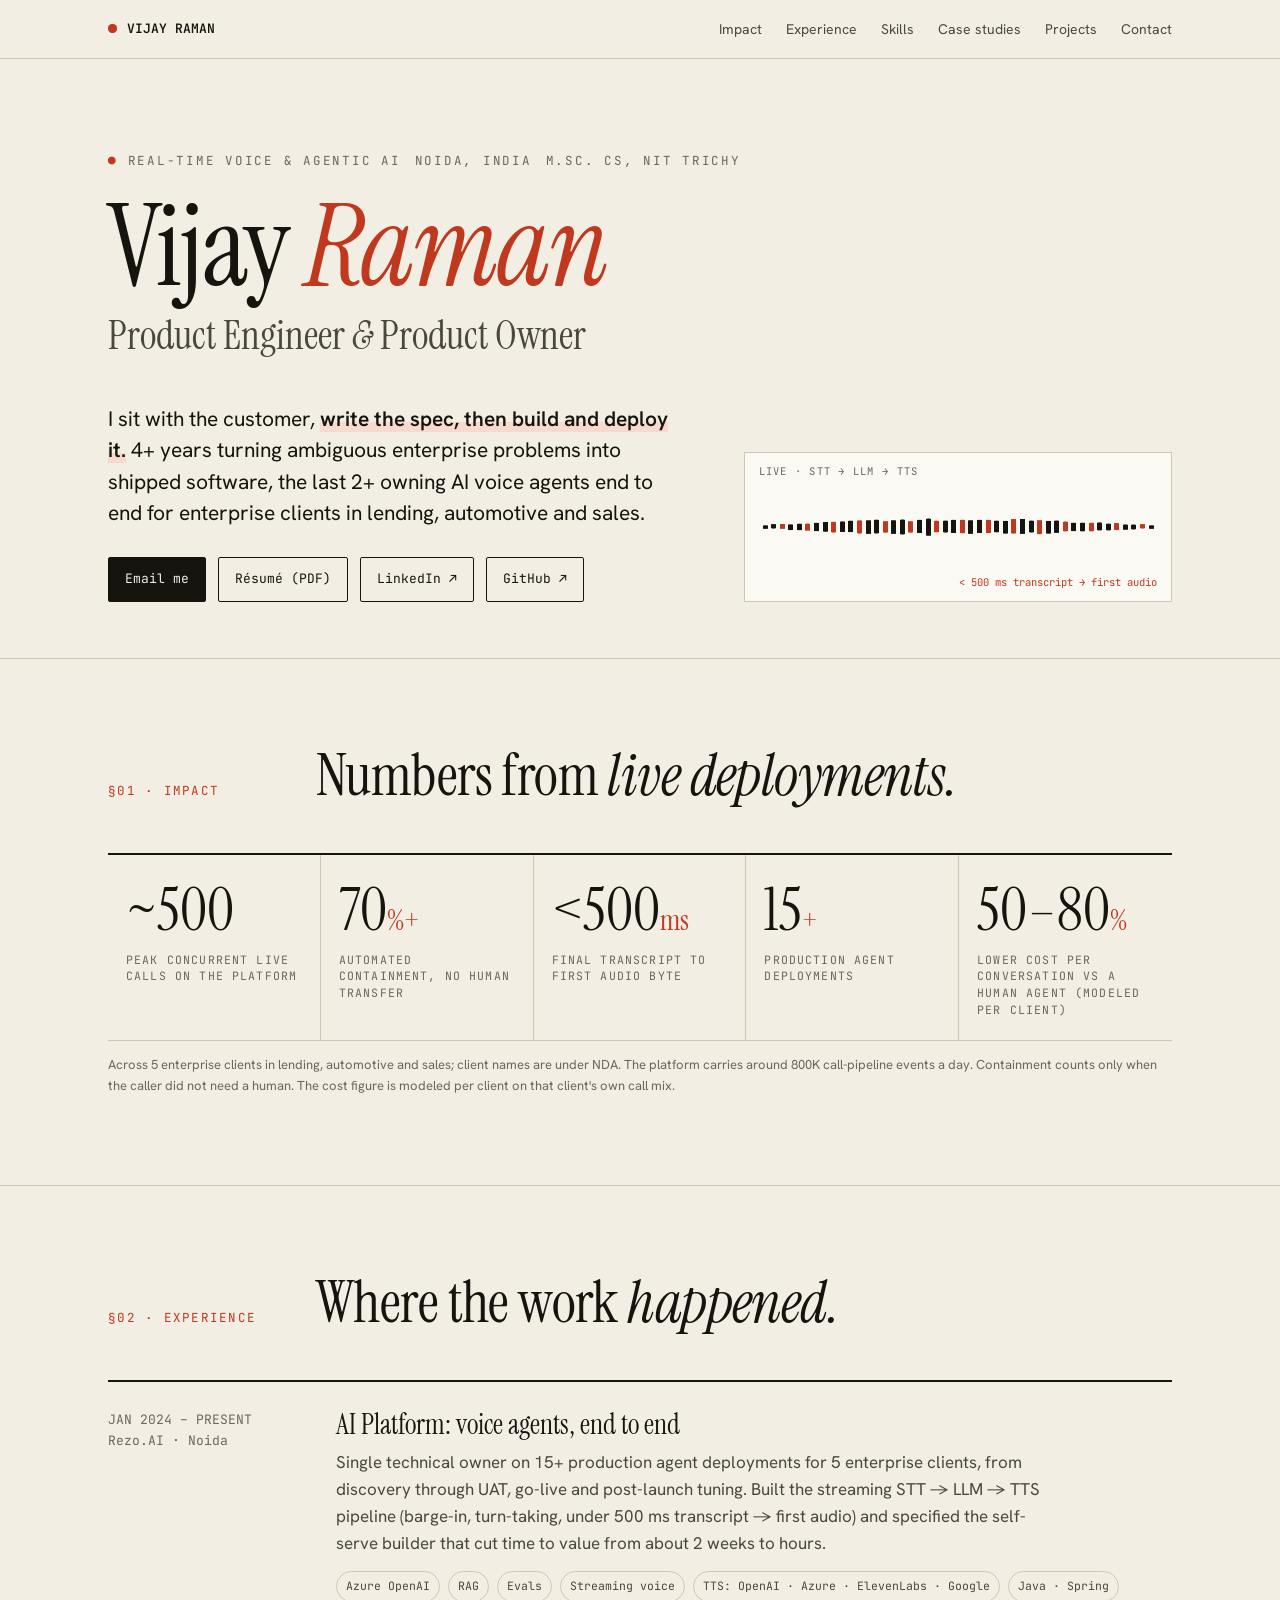
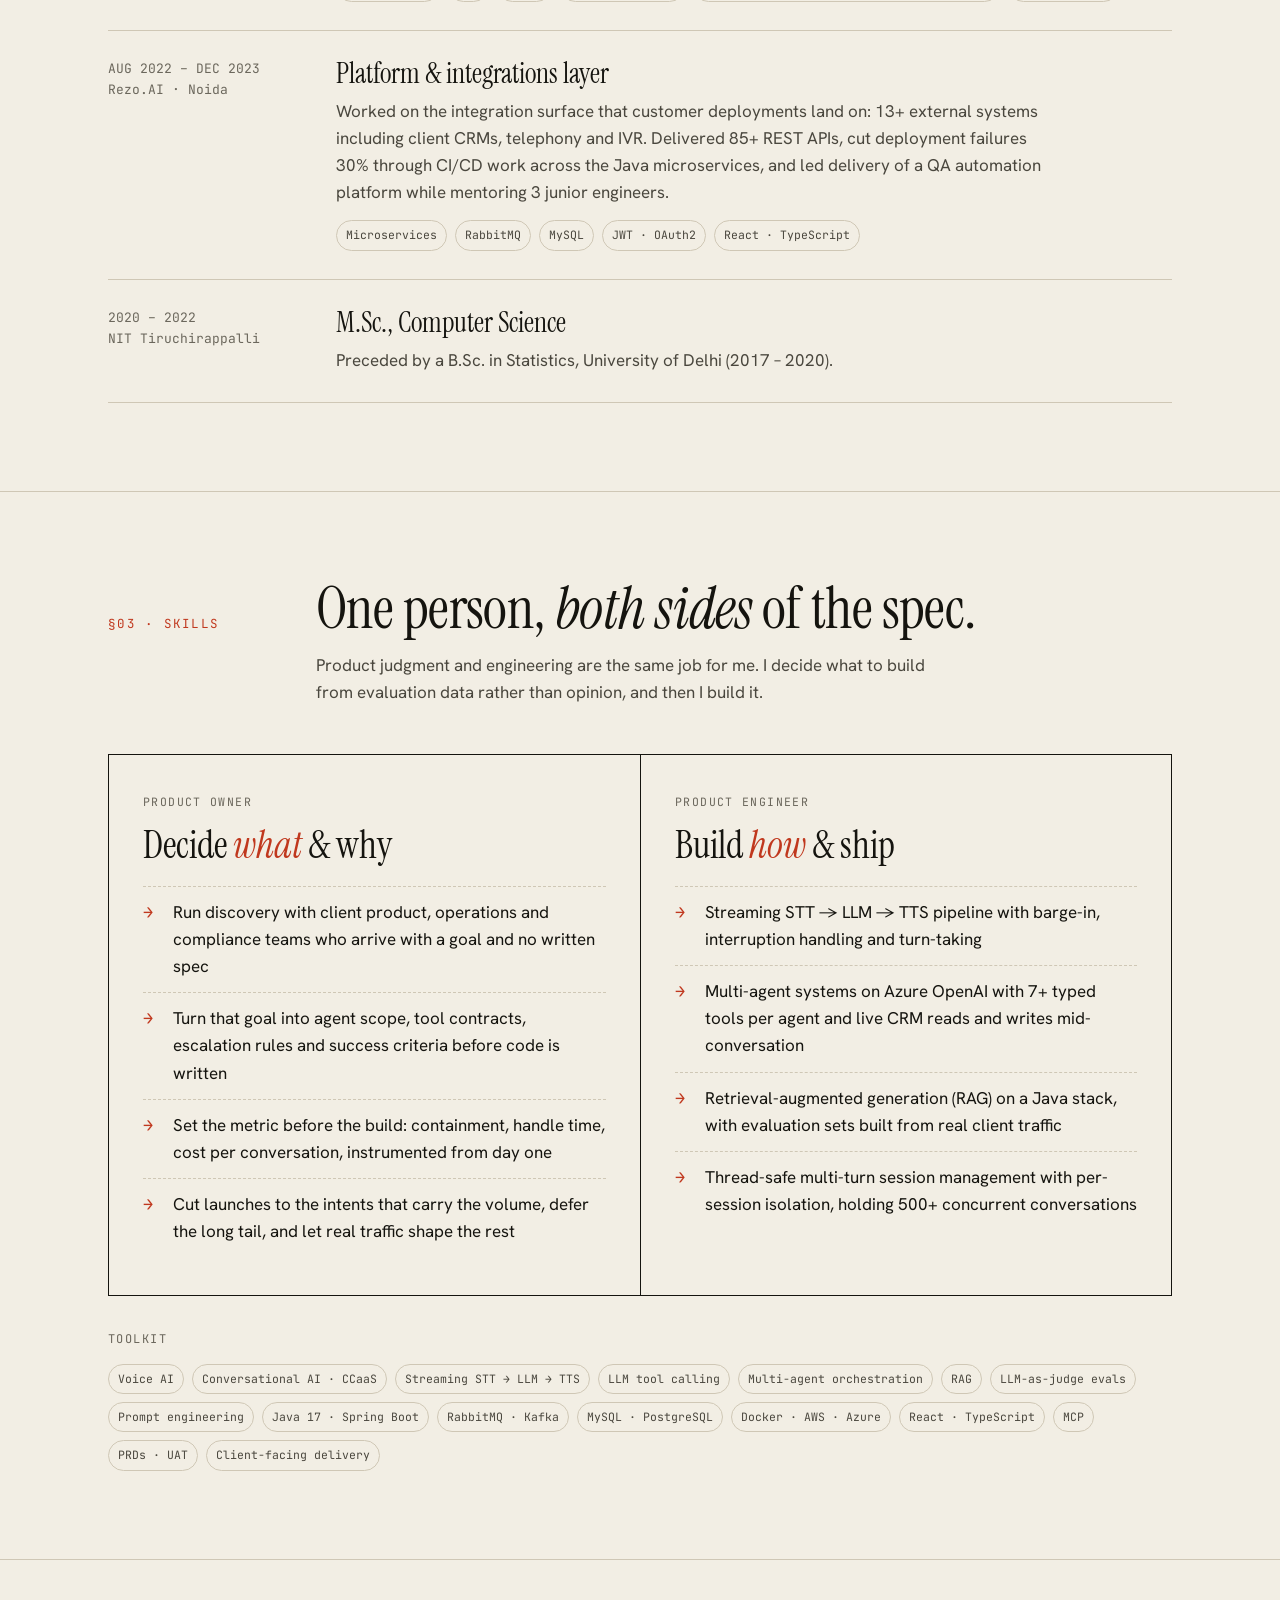
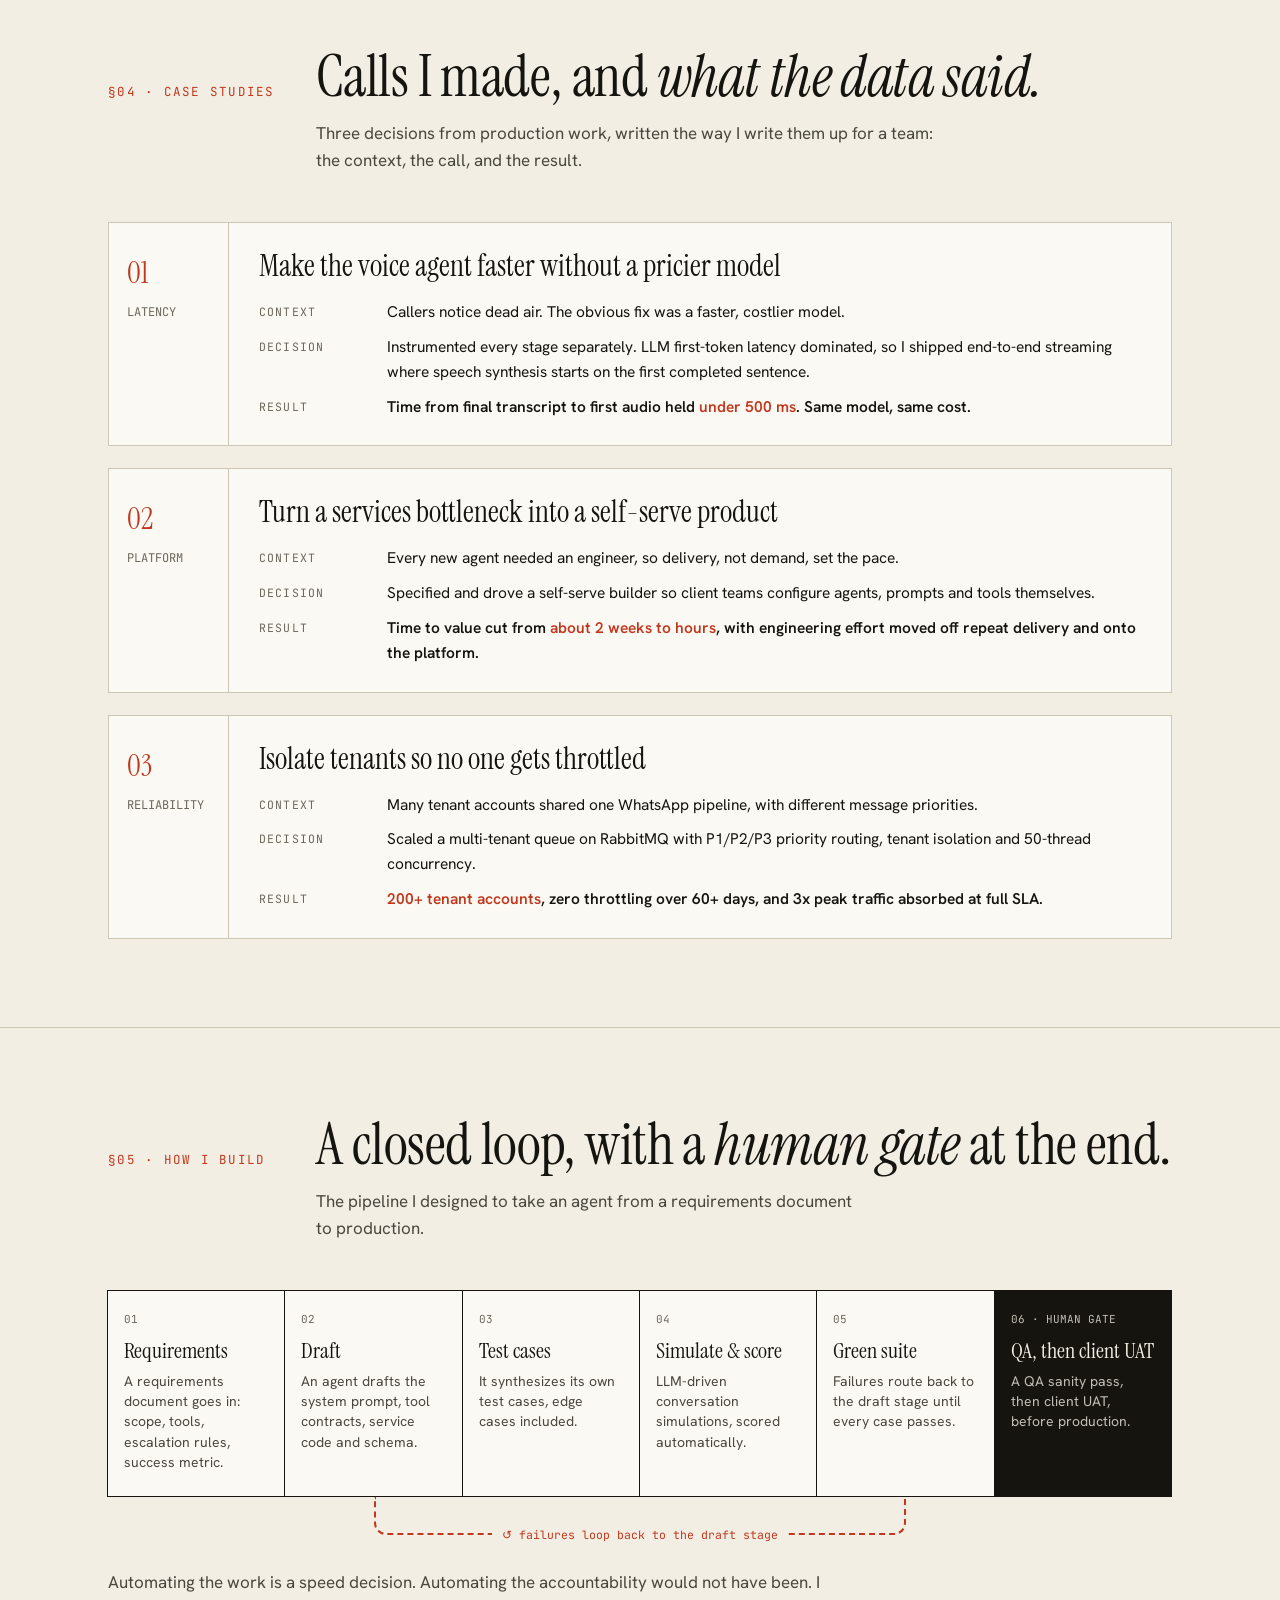
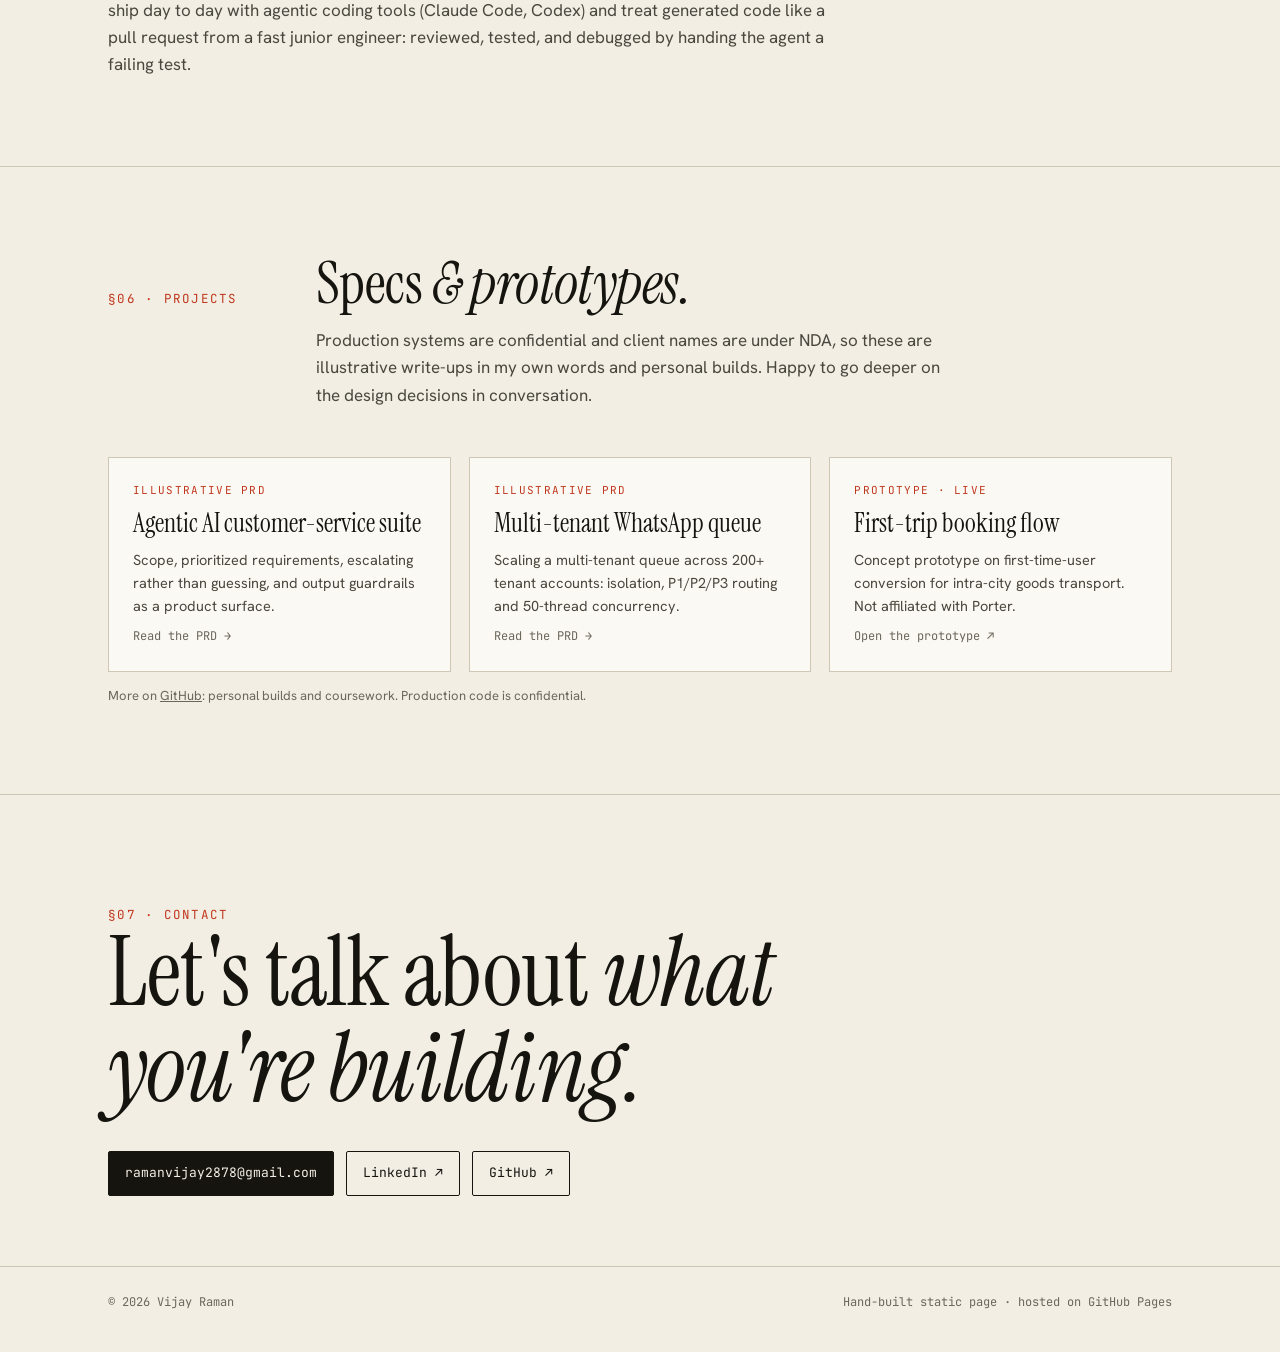
<file: index.html>
<!doctype html>
<html lang="en">
<head>
<meta charset="utf-8">
<meta name="viewport" content="width=device-width, initial-scale=1">
<title>Vijay Raman · Product Engineer & Product Owner · Voice & Agentic AI</title>
<meta name="description" content="Vijay Raman builds real-time voice and agentic AI products end to end: customer discovery, specification, build, deployment and iteration on live traffic.">
<meta name="color-scheme" content="light dark">
<link rel="canonical" href="https://vijayraman1998.github.io/">
<meta property="og:title" content="Vijay Raman · Product Engineer & Product Owner">
<meta property="og:description" content="I sit with the customer, write the spec, then build and deploy it. Real-time voice and agentic AI.">
<meta property="og:type" content="website">
<meta property="og:url" content="https://vijayraman1998.github.io/">
<meta property="og:image" content="https://vijayraman1998.github.io/og.png">
<meta property="og:image:width" content="1200">
<meta property="og:image:height" content="630">
<meta property="og:image:alt" content="Vijay Raman, Product Engineer and Product Owner, real-time voice and agentic AI">
<meta name="twitter:card" content="summary_large_image">
<meta name="twitter:image" content="https://vijayraman1998.github.io/og.png">
<script type="application/ld+json">
{
  "@context": "https://schema.org",
  "@type": "ProfilePage",
  "url": "https://vijayraman1998.github.io/",
  "mainEntity": {
    "@type": "Person",
    "name": "Vijay Raman",
    "jobTitle": "Product Engineer & Product Owner",
    "description": "Builds real-time voice and agentic AI products end to end: customer discovery, specification, build, deployment and iteration on live traffic.",
    "url": "https://vijayraman1998.github.io/",
    "image": "https://vijayraman1998.github.io/og.png",
    "email": "mailto:ramanvijay2878@gmail.com",
    "address": {"@type": "PostalAddress", "addressLocality": "Noida", "addressCountry": "IN"},
    "alumniOf": [
      {"@type": "CollegeOrUniversity", "name": "National Institute of Technology Tiruchirappalli"},
      {"@type": "CollegeOrUniversity", "name": "University of Delhi"}
    ],
    "knowsAbout": ["Voice AI", "Conversational AI", "Agentic AI", "Multi-agent orchestration", "LLM tool calling", "Retrieval-augmented generation", "LLM evaluation", "Streaming speech-to-text and text-to-speech", "Product management", "Java", "Spring Boot", "Model Context Protocol"],
    "sameAs": ["https://www.linkedin.com/in/vijay-raman-a6b947178/", "https://github.com/Vijayraman1998"]
  }
}
</script>
<link rel="icon" href="data:image/svg+xml,%3Csvg%20xmlns='http://www.w3.org/2000/svg'%20viewBox='0%200%2016%2016'%3E%3Ccircle%20cx='8'%20cy='8'%20r='6'%20fill='%23E2462B'/%3E%3C/svg%3E">
<script>document.documentElement.classList.add('js')</script>
<link rel="preconnect" href="https://fonts.googleapis.com">
<link rel="preconnect" href="https://fonts.gstatic.com" crossorigin>
<link rel="preload" as="style" href="https://fonts.googleapis.com/css2?family=Instrument+Serif:ital@0;1&family=Hanken+Grotesk:wght@400;600&family=JetBrains+Mono:wght@400;600&display=swap">
<link href="https://fonts.googleapis.com/css2?family=Instrument+Serif:ital@0;1&family=Hanken+Grotesk:wght@400;600&family=JetBrains+Mono:wght@400;600&display=swap" rel="stylesheet" media="print" onload="this.media='all'">
<noscript><link href="https://fonts.googleapis.com/css2?family=Instrument+Serif:ital@0;1&family=Hanken+Grotesk:wght@400;600&family=JetBrains+Mono:wght@400;600&display=swap" rel="stylesheet"></noscript>
<style>
  :root{
    --paper:#F2EEE4; --paper-2:#E9E3D6; --ink:#15140F; --ink-2:#4A473E; --ink-3:#6B675C;
    --rule:#CFC7B5; --signal:#C0381E; --signal-soft:#F6D9CF; --card:#FBF9F4;
    --serif:"Instrument Serif", Georgia, serif;
    --sans:"Hanken Grotesk", system-ui, sans-serif;
    --mono:"JetBrains Mono", ui-monospace, monospace;
  }
  @media (prefers-color-scheme: dark){
    :root{
      --paper:#12110E; --paper-2:#1B1A16; --ink:#EEE9DD; --ink-2:#BDB7A8; --ink-3:#8A8577;
      --rule:#34312A; --signal:#FF6A4D; --signal-soft:#3A1E17; --card:#191814;
    }
  }
  *{box-sizing:border-box;margin:0;padding:0}
  html{scroll-behavior:smooth;scroll-padding-top:72px}
  body{background:var(--paper);color:var(--ink);font-family:var(--sans);font-size:17px;line-height:1.6;-webkit-font-smoothing:antialiased;overflow-x:hidden}
  body::before{content:"";position:fixed;inset:0;pointer-events:none;z-index:0;opacity:.35;
    background-image:radial-gradient(var(--rule) .6px, transparent .6px);background-size:22px 22px}
  a{color:inherit}
  a:focus-visible{outline:2px solid var(--signal);outline-offset:3px}
  h1,h2,h3{text-wrap:balance}
  p{text-wrap:pretty}
  .wrap{position:relative;z-index:1;max-width:1120px;margin:0 auto;padding:0 28px}
  .sr{position:absolute;width:1px;height:1px;overflow:hidden;clip:rect(0 0 0 0);white-space:nowrap}
  .skip{position:absolute;left:-9999px;top:8px;z-index:10;background:var(--ink);color:var(--paper);padding:8px 12px;font-family:var(--mono);font-size:13px}
  .skip:focus{left:16px}

  /* nav */
  nav{position:sticky;top:0;z-index:5;background:var(--paper);background:color-mix(in srgb,var(--paper) 88%,transparent);-webkit-backdrop-filter:blur(8px);backdrop-filter:blur(8px);border-bottom:1px solid var(--rule)}
  nav .wrap{display:flex;align-items:center;justify-content:space-between;height:58px}
  .mark{font-family:var(--mono);font-size:13px;font-weight:600;text-decoration:none;display:flex;align-items:center;gap:10px;white-space:nowrap}
  .dot{width:9px;height:9px;border-radius:50%;background:var(--signal);position:relative}
  .dot::after{content:"";position:absolute;inset:0;border-radius:50%;background:var(--signal);opacity:.6;animation:pulse 2.4s infinite}
  @keyframes pulse{0%{transform:scale(1);opacity:.6}70%{transform:scale(3);opacity:0}100%{transform:scale(3);opacity:0}}
  nav ul{display:flex;gap:24px;list-style:none;font-size:14px}
  nav ul a{text-decoration:none;color:var(--ink-2)}
  nav ul a:hover{color:var(--signal)}

  /* hero */
  header.hero{padding:92px 0 56px;border-bottom:1px solid var(--rule)}
  .eyebrow{font-family:var(--mono);font-size:12.5px;text-transform:uppercase;letter-spacing:.14em;color:var(--ink-3);display:flex;gap:14px;flex-wrap:wrap}
  .eyebrow b{color:var(--signal);font-weight:600}
  h1{font-family:var(--serif);font-weight:400;font-size:clamp(54px,9vw,118px);line-height:.92;letter-spacing:-.02em;margin:22px 0 0}
  h1 em{font-style:italic;color:var(--signal)}
  .roles{font-family:var(--serif);font-size:clamp(26px,3.4vw,40px);line-height:1.1;margin-top:14px;color:var(--ink-2)}
  .roles span{font-style:italic}
  .hero-grid{display:grid;grid-template-columns:1.15fr .85fr;gap:56px;align-items:end;margin-top:46px}
  .thesis{font-size:21px;line-height:1.5;max-width:580px}
  .thesis strong{background:linear-gradient(transparent 62%,var(--signal-soft) 62%);font-weight:600}
  .cta{display:flex;flex-wrap:wrap;gap:12px;margin-top:28px}
  .btn{font-family:var(--mono);font-size:13px;text-decoration:none;padding:11px 16px;border:1px solid var(--ink);border-radius:2px;display:inline-flex;gap:8px;align-items:center;transition:transform .15s, background .15s, color .15s}
  .btn:hover,.btn:focus-visible{transform:translateY(-2px)}
  .btn.primary{background:var(--ink);color:var(--paper)}
  .btn.primary:hover{background:var(--signal);border-color:var(--signal);color:var(--paper)}
  .btn:not(.primary):hover{border-color:var(--signal);color:var(--signal)}

  /* waveform */
  .wave{height:150px;display:flex;align-items:center;gap:4px;padding:18px;border:1px solid var(--rule);background:var(--card);position:relative}
  .wave::before{content:"LIVE · STT → LLM → TTS";position:absolute;top:10px;left:14px;font-family:var(--mono);font-size:10.5px;letter-spacing:.12em;color:var(--ink-3)}
  .wave::after{content:"< 500 ms transcript → first audio";position:absolute;bottom:10px;right:14px;font-family:var(--mono);font-size:10.5px;color:var(--signal)}
  .wave i{flex:1;background:var(--ink);border-radius:2px;height:var(--h,60%);transform:scaleY(.18);animation:talk 1.6s ease-in-out infinite;transform-origin:center;will-change:transform}
  .wave.paused i{animation-play-state:paused}
  .wave i:nth-child(3n){background:var(--signal)}
  @keyframes talk{0%,100%{transform:scaleY(.18)}50%{transform:scaleY(1)}}

  /* sections */
  section{padding:88px 0;border-bottom:1px solid var(--rule)}
  .sec-head{display:grid;grid-template-columns:180px 1fr;gap:28px;margin-bottom:48px;align-items:baseline}
  .sec-no{font-family:var(--mono);font-size:12.5px;color:var(--signal);letter-spacing:.1em}
  h2{font-family:var(--serif);font-weight:400;font-size:clamp(36px,5vw,58px);line-height:1;letter-spacing:-.01em}
  h2 em{font-style:italic}
  .lede{color:var(--ink-2);max-width:640px;margin-top:14px}

  /* metrics */
  .metrics{display:grid;grid-template-columns:repeat(5,1fr);border-top:2px solid var(--ink);border-bottom:1px solid var(--rule)}
  .metric{padding:26px 18px 22px;border-right:1px solid var(--rule)}
  .metric:last-child{border-right:0}
  .metric .v{font-family:var(--serif);font-size:clamp(40px,4.6vw,60px);line-height:1}
  .metric .v small{font-size:.5em;color:var(--signal)}
  .metric .k{font-family:var(--mono);font-size:11.5px;text-transform:uppercase;letter-spacing:.1em;color:var(--ink-3);margin-top:12px;line-height:1.45}
  .footnote{font-size:13px;color:var(--ink-3);margin-top:14px}

  /* experience */
  .roles-list{display:grid;gap:0;border-top:2px solid var(--ink)}
  .role{display:grid;grid-template-columns:200px 1fr;gap:28px;padding:28px 0;border-bottom:1px solid var(--rule)}
  .role .when{font-family:var(--mono);font-size:13px;color:var(--ink-3)}
  .role h3{font-family:var(--serif);font-weight:400;font-size:28px;line-height:1.1}
  .role p{color:var(--ink-2);margin-top:8px;max-width:720px}
  .chips{display:flex;flex-wrap:wrap;gap:8px;margin-top:14px}
  .chip{font-family:var(--mono);font-size:11.5px;padding:5px 9px;border:1px solid var(--rule);border-radius:999px;color:var(--ink-2)}

  /* two hats */
  .hats{display:grid;grid-template-columns:1fr 1fr;gap:0;border:1px solid var(--ink)}
  .hat{padding:38px 34px;position:relative}
  .hat + .hat{border-left:1px solid var(--ink)}
  .hat h3{font-family:var(--serif);font-weight:400;font-size:38px;line-height:1}
  .hat h3 em{color:var(--signal)}
  .hat .tag{font-family:var(--mono);font-size:11.5px;letter-spacing:.12em;text-transform:uppercase;color:var(--ink-3);margin-bottom:14px}
  .hat ul{list-style:none;margin-top:22px}
  .hat li{padding:12px 0;border-top:1px dashed var(--rule);display:grid;grid-template-columns:22px 1fr;gap:8px}
  .hat li::before{content:"→";color:var(--signal);font-family:var(--mono)}
  .stack{margin-top:34px}
  .stack h3{font-family:var(--mono);font-size:12px;letter-spacing:.12em;text-transform:uppercase;color:var(--ink-3);font-weight:400;margin-bottom:12px}

  /* decision records */
  .records{display:grid;gap:22px}
  .rec{display:grid;grid-template-columns:120px 1fr;border:1px solid var(--rule);background:var(--card);transition:border-color .2s}
  .rec:hover{border-color:var(--ink-3)}
  .rec .id{border-right:1px solid var(--rule);padding:26px 18px;font-family:var(--mono);font-size:12px;color:var(--ink-3)}
  .rec .id b{display:block;font-size:30px;font-family:var(--serif);font-weight:400;color:var(--signal);margin-bottom:6px}
  .rec .body{padding:26px 30px}
  .rec h3{font-family:var(--serif);font-weight:400;font-size:30px;line-height:1.1}
  .rec dl{display:grid;grid-template-columns:110px 1fr;gap:10px 18px;margin-top:18px;font-size:15.5px}
  .rec dt{font-family:var(--mono);font-size:11.5px;letter-spacing:.1em;text-transform:uppercase;color:var(--ink-3);padding-top:3px}
  .rec dd.result{font-weight:600}
  .rec dd.result span{color:var(--signal)}

  /* pipeline */
  .pipe{display:grid;grid-template-columns:repeat(6,1fr);gap:0;position:relative;margin-top:8px}
  .step{border:1px solid var(--ink);margin-left:-1px;padding:20px 16px 24px;background:var(--card);min-height:170px;position:relative}
  .step .n{font-family:var(--mono);font-size:11px;color:var(--ink-3)}
  .step h3{font-family:var(--serif);font-weight:400;font-size:22px;line-height:1.1;margin:10px 0 8px;hyphens:auto}
  .step p{font-size:14px;color:var(--ink-2);line-height:1.45}
  .step.gate{background:var(--ink);color:var(--paper)}
  .step.gate p,.step.gate .n{color:color-mix(in srgb,var(--paper) 78%,transparent)}
  .loop{margin:0 0 0 calc(100%/12*3);width:calc(100%/6*3);height:38px;border:2px dashed var(--signal);border-top:0;border-radius:0 0 12px 12px;position:relative}
  .loop span{position:absolute;bottom:-11px;left:50%;transform:translateX(-50%);background:var(--paper);padding:0 10px;font-family:var(--mono);font-size:11.5px;color:var(--signal);white-space:nowrap}
  .pipe-note{margin-top:34px;max-width:720px;color:var(--ink-2)}

  /* work grid */
  .grid{display:grid;grid-template-columns:repeat(3,1fr);gap:18px}
  .card{border:1px solid var(--rule);background:var(--card);padding:24px;text-decoration:none;display:flex;flex-direction:column;gap:10px;transition:border-color .2s, transform .2s;min-height:210px}
  .card:hover,.card:focus-visible{border-color:var(--signal);transform:translateY(-4px)}
  .card .kind{font-family:var(--mono);font-size:11px;letter-spacing:.12em;text-transform:uppercase;color:var(--signal)}
  .card h3{font-family:var(--serif);font-weight:400;font-size:26px;line-height:1.1}
  .card p{font-size:14.5px;color:var(--ink-2);flex:1}
  .card .go{font-family:var(--mono);font-size:12px;color:var(--ink-3)}
  .card:hover .go{color:var(--signal)}

  /* contact */
  .contact{padding:110px 0 70px}
  .contact h2{font-size:clamp(46px,7.5vw,96px)}
  .contact .links{display:flex;flex-wrap:wrap;gap:12px;margin-top:34px}
  footer{padding:26px 0 40px;font-family:var(--mono);font-size:12px;color:var(--ink-3);display:flex;justify-content:space-between;flex-wrap:wrap;gap:10px}

  /* reveal (only when JS runs) */
  .js .rv{opacity:0;transform:translateY(18px);transition:opacity .7s ease, transform .7s ease}
  .js .rv.in{opacity:1;transform:none}
  .js .hero .rv{animation:rise .9s cubic-bezier(.2,.7,.2,1) forwards}
  .js .hero .rv:nth-child(2){animation-delay:.08s}.js .hero .rv:nth-child(3){animation-delay:.16s}
  @keyframes rise{to{opacity:1;transform:none}}
  @media (prefers-reduced-motion: reduce){
    *{animation:none!important;transition:none!important}
    html{scroll-behavior:auto}
    .js .rv{opacity:1!important;transform:none!important}
    .wave i{transform:none}
  }
  @media print{ .js .rv{opacity:1!important;transform:none!important} nav,.wave,.skip{display:none} body::before{display:none} }

  @media (max-width:1100px){
    .pipe{grid-template-columns:repeat(3,1fr)}
    .step{margin-top:-1px}
    .loop{display:none}
  }
  @media (max-width:900px){
    nav ul{gap:16px;overflow-x:auto;scrollbar-width:none;font-size:13px;margin-left:16px;white-space:nowrap}
    nav ul::-webkit-scrollbar{display:none}
    nav ul li:nth-child(-n+3){display:none}
    .hero-grid,.hats{grid-template-columns:1fr}
    .hat + .hat{border-left:0;border-top:1px solid var(--ink)}
    .metrics{grid-template-columns:repeat(2,1fr);border-bottom:0}
    .metric{border-bottom:1px solid var(--rule)}
    .metric:nth-child(2n){border-right:0}
    .metric:last-child{grid-column:1/-1}
    .sec-head,.role{grid-template-columns:1fr;gap:10px}
    .pipe{grid-template-columns:repeat(2,1fr)}
    .grid{grid-template-columns:1fr}
    .rec{grid-template-columns:1fr}
    .rec .id{border-right:0;border-bottom:1px solid var(--rule);padding:16px 22px}
    .rec dl{grid-template-columns:1fr;gap:4px}
    .rec dd{margin-bottom:10px}
  }
  @media (max-width:520px){
    .wrap{padding:0 16px}
    header.hero{padding-top:56px}
    .metrics{grid-template-columns:1fr}
    .metric{border-right:0}
    .pipe{grid-template-columns:1fr}
    nav ul li:nth-child(-n+4){display:none}
  }
</style>
</head>
<body>
<a class="skip" href="#impact">Skip to content</a>

<nav aria-label="Sections">
  <div class="wrap">
    <a class="mark" href="#top"><span class="dot" aria-hidden="true"></span>VIJAY RAMAN</a>
    <ul>
      <li><a href="#impact">Impact</a></li>
      <li><a href="#experience">Experience</a></li>
      <li><a href="#skills">Skills</a></li>
      <li><a href="#decisions">Case studies</a></li>
      <li><a href="#work">Projects</a></li>
      <li><a href="#contact">Contact</a></li>
    </ul>
  </div>
</nav>

<header class="hero" id="top">
  <div class="wrap">
    <div class="eyebrow rv"><span><b aria-hidden="true">●</b> Real-time voice &amp; agentic AI</span><span>Noida, India</span><span>M.Sc. CS, NIT Trichy</span></div>
    <h1 class="rv">Vijay <em>Raman</em></h1>
    <p class="roles rv">Product Engineer <span>&amp;</span> Product Owner</p>

    <div class="hero-grid">
      <div>
        <p class="thesis">I sit with the customer, <strong>write the spec, then build and deploy it.</strong> 4+ years turning ambiguous enterprise problems into shipped software, the last 2+ owning AI voice agents end to end for enterprise clients in lending, automotive and sales.</p>
        <div class="cta">
          <a class="btn primary" href="mailto:ramanvijay2878@gmail.com">Email me</a>
          <a class="btn" href="resume.pdf" target="_blank" rel="noopener">Résumé (PDF)<span class="sr"> (opens in new tab)</span></a>
          <a class="btn" href="https://www.linkedin.com/in/vijay-raman-a6b947178/" target="_blank" rel="noopener">LinkedIn <span aria-hidden="true">↗</span><span class="sr"> (opens in new tab)</span></a>
          <a class="btn" href="https://github.com/Vijayraman1998" target="_blank" rel="noopener">GitHub <span aria-hidden="true">↗</span><span class="sr"> (opens in new tab)</span></a>
        </div>
      </div>
      <div class="wave" aria-hidden="true" id="wave"></div>
    </div>
  </div>
</header>

<main>
<section id="impact">
  <div class="wrap">
    <div class="sec-head rv"><div class="sec-no">§01 · IMPACT</div><div><h2>Numbers from <em>live deployments.</em></h2></div></div>
    <div class="metrics rv">
      <div class="metric"><div class="v">~500</div><div class="k">Peak concurrent live calls on the platform</div></div>
      <div class="metric"><div class="v">70<small>%+</small></div><div class="k">Automated containment, no human transfer</div></div>
      <div class="metric"><div class="v">&lt;500<small>ms</small></div><div class="k">Final transcript to first audio byte</div></div>
      <div class="metric"><div class="v">15<small>+</small></div><div class="k">Production agent deployments</div></div>
      <div class="metric"><div class="v">50–80<small>%</small></div><div class="k">Lower cost per conversation vs a human agent (modeled per client)</div></div>
    </div>
    <p class="footnote rv">Across 5 enterprise clients in lending, automotive and sales; client names are under NDA. The platform carries around 800K call-pipeline events a day. Containment counts only when the caller did not need a human. The cost figure is modeled per client on that client's own call mix.</p>
  </div>
</section>

<section id="experience">
  <div class="wrap">
    <div class="sec-head rv"><div class="sec-no">§02 · EXPERIENCE</div><div><h2>Where the work <em>happened.</em></h2></div></div>
    <div class="roles-list">
      <div class="role rv">
        <div class="when">JAN 2024 – PRESENT<br>Rezo.AI · Noida</div>
        <div>
          <h3>AI Platform: voice agents, end to end</h3>
          <p>Single technical owner on 15+ production agent deployments for 5 enterprise clients, from discovery through UAT, go-live and post-launch tuning. Built the streaming STT → LLM → TTS pipeline (barge-in, turn-taking, under 500 ms transcript → first audio) and specified the self-serve builder that cut time to value from about 2 weeks to hours.</p>
          <div class="chips"><span class="chip">Azure OpenAI</span><span class="chip">RAG</span><span class="chip">Evals</span><span class="chip">Streaming voice</span><span class="chip">TTS: OpenAI · Azure · ElevenLabs · Google</span><span class="chip">Java · Spring</span></div>
        </div>
      </div>
      <div class="role rv">
        <div class="when">AUG 2022 – DEC 2023<br>Rezo.AI · Noida</div>
        <div>
          <h3>Platform &amp; integrations layer</h3>
          <p>Worked on the integration surface that customer deployments land on: 13+ external systems including client CRMs, telephony and IVR. Delivered 85+ REST APIs, cut deployment failures 30% through CI/CD work across the Java microservices, and led delivery of a QA automation platform while mentoring 3 junior engineers.</p>
          <div class="chips"><span class="chip">Microservices</span><span class="chip">RabbitMQ</span><span class="chip">MySQL</span><span class="chip">JWT · OAuth2</span><span class="chip">React · TypeScript</span></div>
        </div>
      </div>
      <div class="role rv">
        <div class="when">2020 – 2022<br>NIT Tiruchirappalli</div>
        <div>
          <h3>M.Sc., Computer Science</h3>
          <p>Preceded by a B.Sc. in Statistics, University of Delhi (2017 – 2020).</p>
        </div>
      </div>
    </div>
  </div>
</section>

<section id="skills">
  <div class="wrap">
    <div class="sec-head rv"><div class="sec-no">§03 · SKILLS</div><div><h2>One person, <em>both sides</em> of the spec.</h2><p class="lede">Product judgment and engineering are the same job for me. I decide what to build from evaluation data rather than opinion, and then I build it.</p></div></div>
    <div class="hats rv">
      <div class="hat">
        <div class="tag">Product Owner</div>
        <h3>Decide <em>what</em> &amp; why</h3>
        <ul>
          <li>Run discovery with client product, operations and compliance teams who arrive with a goal and no written spec</li>
          <li>Turn that goal into agent scope, tool contracts, escalation rules and success criteria before code is written</li>
          <li>Set the metric before the build: containment, handle time, cost per conversation, instrumented from day one</li>
          <li>Cut launches to the intents that carry the volume, defer the long tail, and let real traffic shape the rest</li>
        </ul>
      </div>
      <div class="hat">
        <div class="tag">Product Engineer</div>
        <h3>Build <em>how</em> &amp; ship</h3>
        <ul>
          <li>Streaming STT → LLM → TTS pipeline with barge-in, interruption handling and turn-taking</li>
          <li>Multi-agent systems on Azure OpenAI with 7+ typed tools per agent and live CRM reads and writes mid-conversation</li>
          <li>Retrieval-augmented generation (RAG) on a Java stack, with evaluation sets built from real client traffic</li>
          <li>Thread-safe multi-turn session management with per-session isolation, holding 500+ concurrent conversations</li>
        </ul>
      </div>
    </div>
    <div class="stack rv">
      <h3>Toolkit</h3>
      <div class="chips">
        <span class="chip">Voice AI</span><span class="chip">Conversational AI · CCaaS</span><span class="chip">Streaming STT → LLM → TTS</span><span class="chip">LLM tool calling</span><span class="chip">Multi-agent orchestration</span><span class="chip">RAG</span><span class="chip">LLM-as-judge evals</span><span class="chip">Prompt engineering</span><span class="chip">Java 17 · Spring Boot</span><span class="chip">RabbitMQ · Kafka</span><span class="chip">MySQL · PostgreSQL</span><span class="chip">Docker · AWS · Azure</span><span class="chip">React · TypeScript</span><span class="chip">MCP</span><span class="chip">PRDs · UAT</span><span class="chip">Client-facing delivery</span>
      </div>
    </div>
  </div>
</section>

<section id="decisions">
  <div class="wrap">
    <div class="sec-head rv"><div class="sec-no">§04 · CASE STUDIES</div><div><h2>Calls I made, and <em>what the data said.</em></h2><p class="lede">Three decisions from production work, written the way I write them up for a team: the context, the call, and the result.</p></div></div>
    <div class="records">
      <article class="rec rv">
        <div class="id"><b>01</b>LATENCY</div>
        <div class="body">
          <h3>Make the voice agent faster without a pricier model</h3>
          <dl>
            <dt>Context</dt><dd>Callers notice dead air. The obvious fix was a faster, costlier model.</dd>
            <dt>Decision</dt><dd>Instrumented every stage separately. LLM first-token latency dominated, so I shipped end-to-end streaming where speech synthesis starts on the first completed sentence.</dd>
            <dt>Result</dt><dd class="result">Time from final transcript to first audio held <span>under 500 ms</span>. Same model, same cost.</dd>
          </dl>
        </div>
      </article>
      <article class="rec rv">
        <div class="id"><b>02</b>PLATFORM</div>
        <div class="body">
          <h3>Turn a services bottleneck into a self-serve product</h3>
          <dl>
            <dt>Context</dt><dd>Every new agent needed an engineer, so delivery, not demand, set the pace.</dd>
            <dt>Decision</dt><dd>Specified and drove a self-serve builder so client teams configure agents, prompts and tools themselves.</dd>
            <dt>Result</dt><dd class="result">Time to value cut from <span>about 2 weeks to hours</span>, with engineering effort moved off repeat delivery and onto the platform.</dd>
          </dl>
        </div>
      </article>
      <article class="rec rv">
        <div class="id"><b>03</b>RELIABILITY</div>
        <div class="body">
          <h3>Isolate tenants so no one gets throttled</h3>
          <dl>
            <dt>Context</dt><dd>Many tenant accounts shared one WhatsApp pipeline, with different message priorities.</dd>
            <dt>Decision</dt><dd>Scaled a multi-tenant queue on RabbitMQ with P1/P2/P3 priority routing, tenant isolation and 50-thread concurrency.</dd>
            <dt>Result</dt><dd class="result"><span>200+ tenant accounts</span>, zero throttling over 60+ days, and 3x peak traffic absorbed at full SLA.</dd>
          </dl>
        </div>
      </article>
    </div>
  </div>
</section>

<section id="build">
  <div class="wrap">
    <div class="sec-head rv"><div class="sec-no">§05 · HOW I BUILD</div><div><h2>A closed loop, with a <em>human gate</em> at the end.</h2><p class="lede">The pipeline I designed to take an agent from a requirements document to production.</p></div></div>
    <div class="pipe rv">
      <div class="step"><div class="n">01</div><h3>Requirements</h3><p>A requirements document goes in: scope, tools, escalation rules, success metric.</p></div>
      <div class="step"><div class="n">02</div><h3>Draft</h3><p>An agent drafts the system prompt, tool contracts, service code and schema.</p></div>
      <div class="step"><div class="n">03</div><h3>Test cases</h3><p>It synthesizes its own test cases, edge cases included.</p></div>
      <div class="step"><div class="n">04</div><h3>Simulate &amp; score</h3><p>LLM-driven conversation simulations, scored automatically.</p></div>
      <div class="step"><div class="n">05</div><h3>Green suite</h3><p>Failures route back to the draft stage until every case passes.</p></div>
      <div class="step gate"><div class="n">06 · HUMAN GATE</div><h3>QA, then client UAT</h3><p>A QA sanity pass, then client UAT, before production.</p></div>
    </div>
    <div class="loop rv" aria-hidden="true"><span>↺ failures loop back to the draft stage</span></div>
    <p class="pipe-note rv">Automating the work is a speed decision. Automating the accountability would not have been. I ship day to day with agentic coding tools (Claude Code, Codex) and treat generated code like a pull request from a fast junior engineer: reviewed, tested, and debugged by handing the agent a failing test.</p>
  </div>
</section>

<section id="work">
  <div class="wrap">
    <div class="sec-head rv"><div class="sec-no">§06 · PROJECTS</div><div><h2>Specs <em>&amp; prototypes.</em></h2><p class="lede">Production systems are confidential and client names are under NDA, so these are illustrative write-ups in my own words and personal builds. Happy to go deeper on the design decisions in conversation.</p></div></div>
    <div class="grid">
      <a class="card rv" href="writing/agentic-cs-suite.html">
        <span class="kind">Illustrative PRD</span>
        <h3>Agentic AI customer-service suite</h3>
        <p>Scope, prioritized requirements, escalating rather than guessing, and output guardrails as a product surface.</p>
        <span class="go">Read the PRD →</span>
      </a>
      <a class="card rv" href="writing/whatsapp-queue.html">
        <span class="kind">Illustrative PRD</span>
        <h3>Multi-tenant WhatsApp queue</h3>
        <p>Scaling a multi-tenant queue across 200+ tenant accounts: isolation, P1/P2/P3 routing and 50-thread concurrency.</p>
        <span class="go">Read the PRD →</span>
      </a>
      <a class="card rv" href="https://vijayraman1998.github.io/porter-first-trip-prototype/" target="_blank" rel="noopener">
        <span class="kind">Prototype · Live</span>
        <h3>First-trip booking flow</h3>
        <p>Concept prototype on first-time-user conversion for intra-city goods transport. Not affiliated with Porter.</p>
        <span class="go">Open the prototype <span aria-hidden="true">↗</span><span class="sr"> (opens in new tab)</span></span>
      </a>
    </div>
    <p class="footnote rv">More on <a href="https://github.com/Vijayraman1998" target="_blank" rel="noopener">GitHub<span class="sr"> (opens in new tab)</span></a>: personal builds and coursework. Production code is confidential.</p>
  </div>
</section>

<section class="contact" id="contact">
  <div class="wrap">
    <div class="sec-no rv">§07 · CONTACT</div>
    <h2 class="rv">Let's talk about <em>what you're building.</em></h2>
    <div class="links rv">
      <a class="btn primary" href="mailto:ramanvijay2878@gmail.com">ramanvijay2878@gmail.com</a>
      <a class="btn" href="https://www.linkedin.com/in/vijay-raman-a6b947178/" target="_blank" rel="noopener">LinkedIn <span aria-hidden="true">↗</span><span class="sr"> (opens in new tab)</span></a>
      <a class="btn" href="https://github.com/Vijayraman1998" target="_blank" rel="noopener">GitHub <span aria-hidden="true">↗</span><span class="sr"> (opens in new tab)</span></a>
    </div>
  </div>
</section>
</main>

<div class="wrap"><footer><span>© 2026 Vijay Raman</span><span>Hand-built static page · hosted on GitHub Pages</span></footer></div>

<script>
  const wave = document.getElementById('wave');
  for (let i = 0; i < 46; i++) {
    const b = document.createElement('i');
    const env = Math.sin((i / 45) * Math.PI);
    b.style.setProperty('--h', (18 + env * 70 * (0.55 + Math.random() * 0.45)).toFixed(0) + '%');
    b.style.animationDelay = (-Math.random() * 1.6).toFixed(2) + 's';
    b.style.animationDuration = (1.1 + Math.random() * 0.9).toFixed(2) + 's';
    wave.appendChild(b);
  }
  if ('IntersectionObserver' in window) {
    new IntersectionObserver(es => wave.classList.toggle('paused', !es[0].isIntersecting)).observe(wave);
  }
  if (!('IntersectionObserver' in window)) {
    document.documentElement.classList.remove('js');
  } else {
    const io = new IntersectionObserver(es => es.forEach(e => { if (e.isIntersecting) { e.target.classList.add('in'); io.unobserve(e.target); } }), { threshold: 0.12 });
    document.querySelectorAll('main .rv, .contact .rv').forEach(el => io.observe(el));
  }
</script>
</body>
</html>
</file>
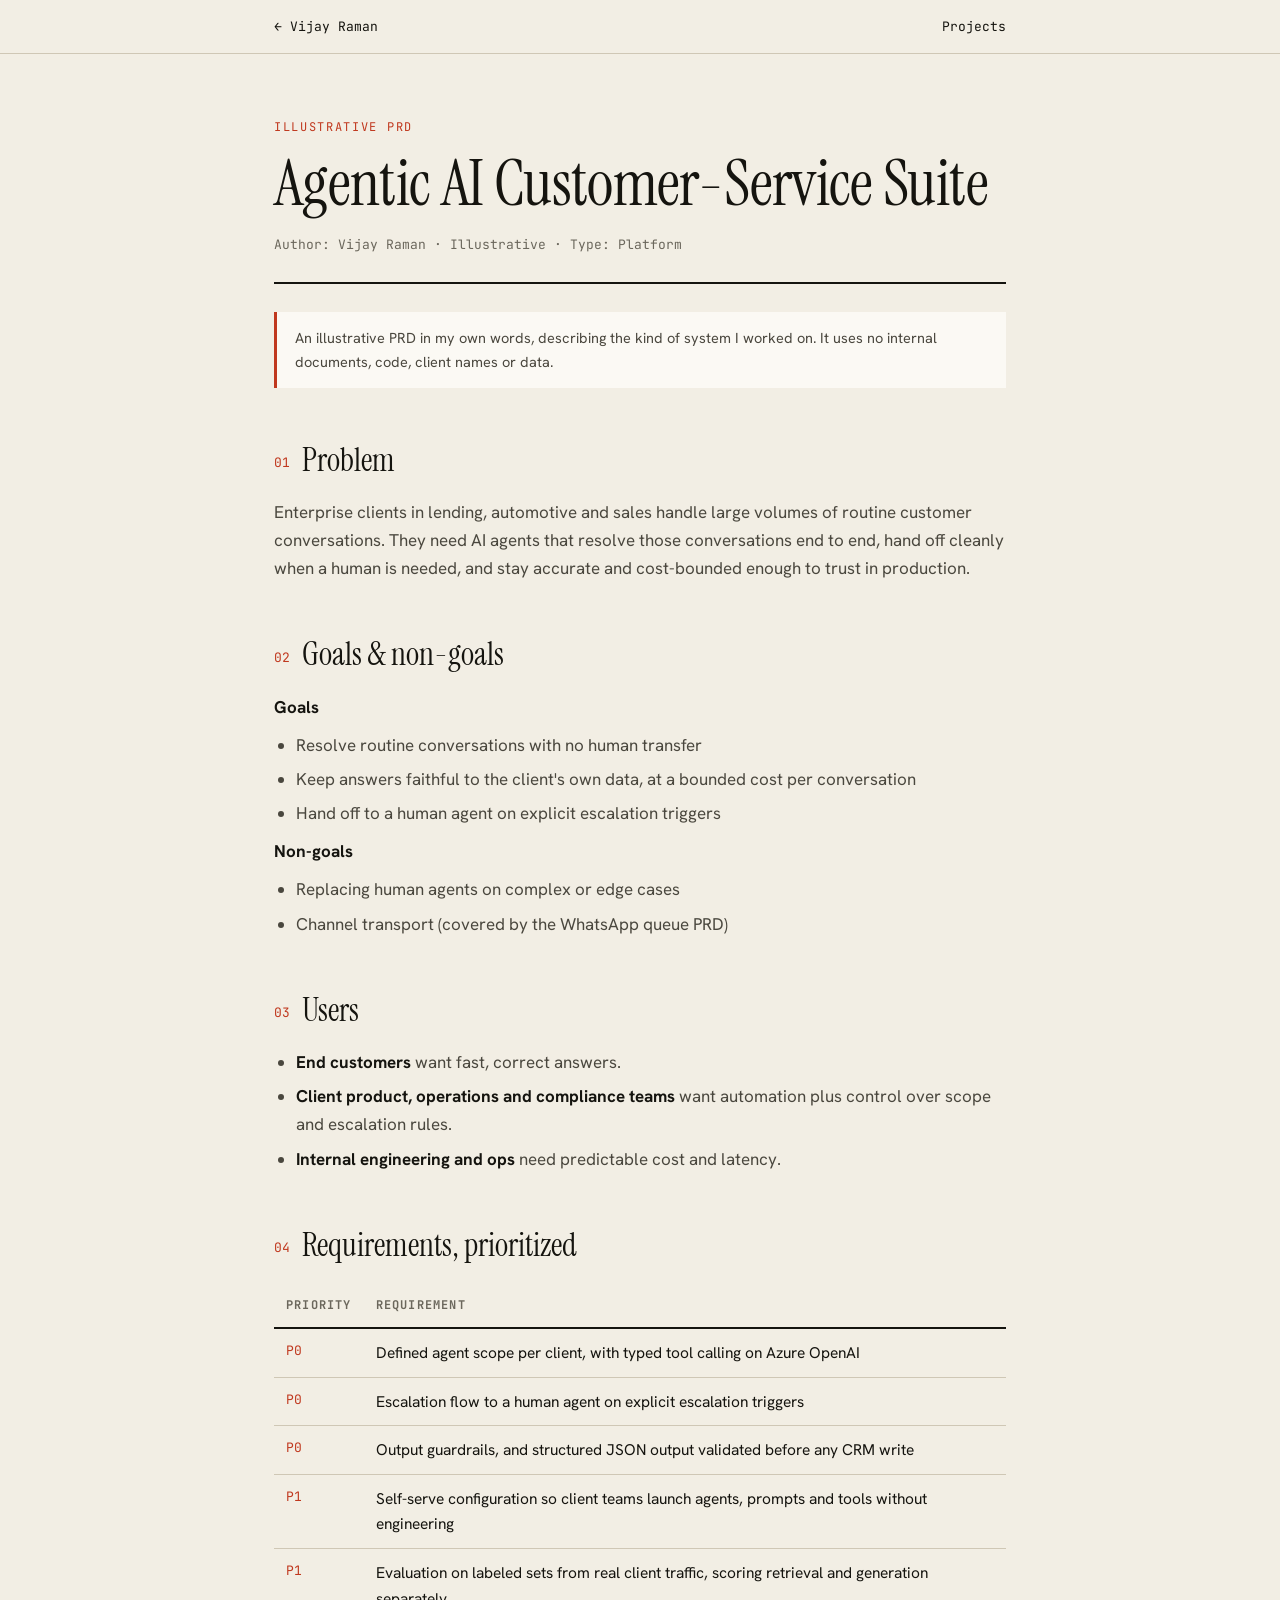
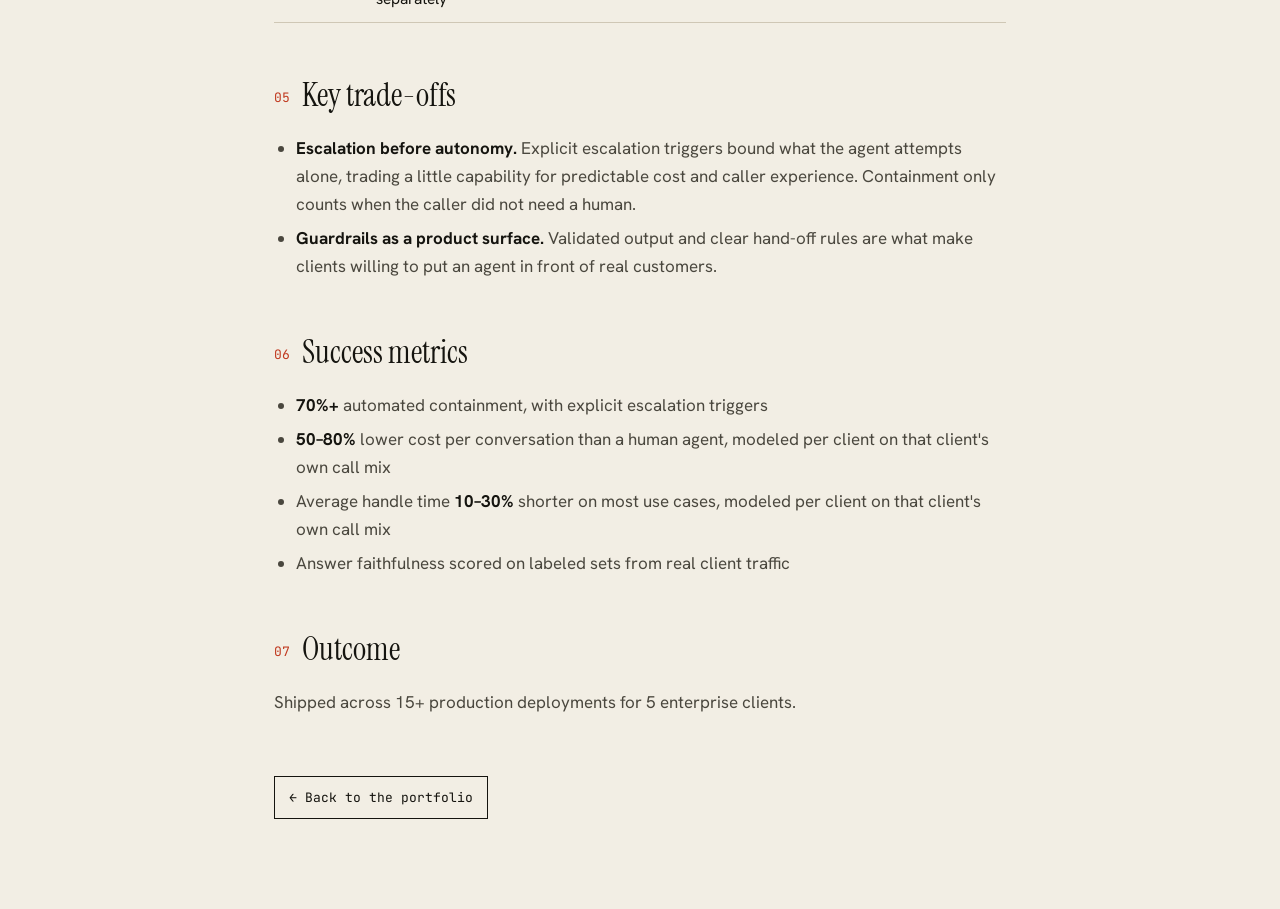
<file: writing/agentic-cs-suite.html>
<!doctype html>
<html lang="en">
<head>
<meta charset="utf-8">
<meta name="viewport" content="width=device-width, initial-scale=1">
<title>Illustrative PRD: Agentic AI Customer-Service Suite · Vijay Raman</title>
<meta name="description" content="An illustrative PRD by Vijay Raman: an agentic AI customer-service suite with explicit escalation triggers, output guardrails and evaluation on real traffic.">
<meta name="color-scheme" content="light dark">
<link rel="canonical" href="https://vijayraman1998.github.io/writing/agentic-cs-suite.html">
<meta property="og:title" content="Illustrative PRD: Agentic AI Customer-Service Suite · Vijay Raman">
<meta property="og:description" content="An illustrative PRD by Vijay Raman: an agentic AI customer-service suite with explicit escalation triggers, output guardrails and evaluation on real traffic.">
<meta property="og:type" content="article">
<meta property="og:url" content="https://vijayraman1998.github.io/writing/agentic-cs-suite.html">
<meta property="og:image" content="https://vijayraman1998.github.io/og.png">
<meta property="og:image:width" content="1200">
<meta property="og:image:height" content="630">
<meta name="twitter:card" content="summary_large_image">
<meta name="twitter:image" content="https://vijayraman1998.github.io/og.png">
<link rel="icon" href="data:image/svg+xml,%3Csvg%20xmlns='http://www.w3.org/2000/svg'%20viewBox='0%200%2016%2016'%3E%3Ccircle%20cx='8'%20cy='8'%20r='6'%20fill='%23E2462B'/%3E%3C/svg%3E">
<link rel="preconnect" href="https://fonts.googleapis.com">
<link rel="preconnect" href="https://fonts.gstatic.com" crossorigin>
<link rel="preload" as="style" href="https://fonts.googleapis.com/css2?family=Instrument+Serif&family=Hanken+Grotesk:wght@400;600&family=JetBrains+Mono:wght@400;600&display=swap">
<link href="https://fonts.googleapis.com/css2?family=Instrument+Serif&family=Hanken+Grotesk:wght@400;600&family=JetBrains+Mono:wght@400;600&display=swap" rel="stylesheet" media="print" onload="this.media='all'">
<noscript><link href="https://fonts.googleapis.com/css2?family=Instrument+Serif&family=Hanken+Grotesk:wght@400;600&family=JetBrains+Mono:wght@400;600&display=swap" rel="stylesheet"></noscript>
<link rel="stylesheet" href="doc.css">
</head>
<body>
<div class="top"><div class="in"><a href="../">← Vijay Raman</a><a href="../#work">Projects</a></div></div>
<article>
  <div class="kind">Illustrative PRD</div>
  <h1>Agentic AI Customer-Service Suite</h1>
  <div class="meta">Author: Vijay Raman · Illustrative · Type: Platform</div>
  <p class="note">An illustrative PRD in my own words, describing the kind of system I worked on. It uses no internal documents, code, client names or data.</p>

  <h2><span>01</span>Problem</h2>
  <p>Enterprise clients in lending, automotive and sales handle large volumes of routine customer conversations. They need AI agents that resolve those conversations end to end, hand off cleanly when a human is needed, and stay accurate and cost-bounded enough to trust in production.</p>

  <h2><span>02</span>Goals &amp; non-goals</h2>
  <p><strong>Goals</strong></p>
  <ul>
    <li>Resolve routine conversations with no human transfer</li>
    <li>Keep answers faithful to the client's own data, at a bounded cost per conversation</li>
    <li>Hand off to a human agent on explicit escalation triggers</li>
  </ul>
  <p><strong>Non-goals</strong></p>
  <ul>
    <li>Replacing human agents on complex or edge cases</li>
    <li>Channel transport (covered by the WhatsApp queue PRD)</li>
  </ul>

  <h2><span>03</span>Users</h2>
  <ul>
    <li><strong>End customers</strong> want fast, correct answers.</li>
    <li><strong>Client product, operations and compliance teams</strong> want automation plus control over scope and escalation rules.</li>
    <li><strong>Internal engineering and ops</strong> need predictable cost and latency.</li>
  </ul>

  <h2><span>04</span>Requirements, prioritized</h2>
  <table>
    <thead><tr><th>Priority</th><th>Requirement</th></tr></thead>
    <tbody>
      <tr><td>P0</td><td>Defined agent scope per client, with typed tool calling on Azure OpenAI</td></tr>
      <tr><td>P0</td><td>Escalation flow to a human agent on explicit escalation triggers</td></tr>
      <tr><td>P0</td><td>Output guardrails, and structured JSON output validated before any CRM write</td></tr>
      <tr><td>P1</td><td>Self-serve configuration so client teams launch agents, prompts and tools without engineering</td></tr>
      <tr><td>P1</td><td>Evaluation on labeled sets from real client traffic, scoring retrieval and generation separately</td></tr>
    </tbody>
  </table>

  <h2><span>05</span>Key trade-offs</h2>
  <ul>
    <li><strong>Escalation before autonomy.</strong> Explicit escalation triggers bound what the agent attempts alone, trading a little capability for predictable cost and caller experience. Containment only counts when the caller did not need a human.</li>
    <li><strong>Guardrails as a product surface.</strong> Validated output and clear hand-off rules are what make clients willing to put an agent in front of real customers.</li>
  </ul>

  <h2><span>06</span>Success metrics</h2>
  <ul>
    <li><strong>70%+</strong> automated containment, with explicit escalation triggers</li>
    <li><strong>50–80%</strong> lower cost per conversation than a human agent, modeled per client on that client's own call mix</li>
    <li>Average handle time <strong>10–30%</strong> shorter on most use cases, modeled per client on that client's own call mix</li>
    <li>Answer faithfulness scored on labeled sets from real client traffic</li>
  </ul>

  <h2><span>07</span>Outcome</h2>
  <p>Shipped across 15+ production deployments for 5 enterprise clients.</p>

  <a class="back" href="../#work">← Back to the portfolio</a>
</article>
</body>
</html>
</file>
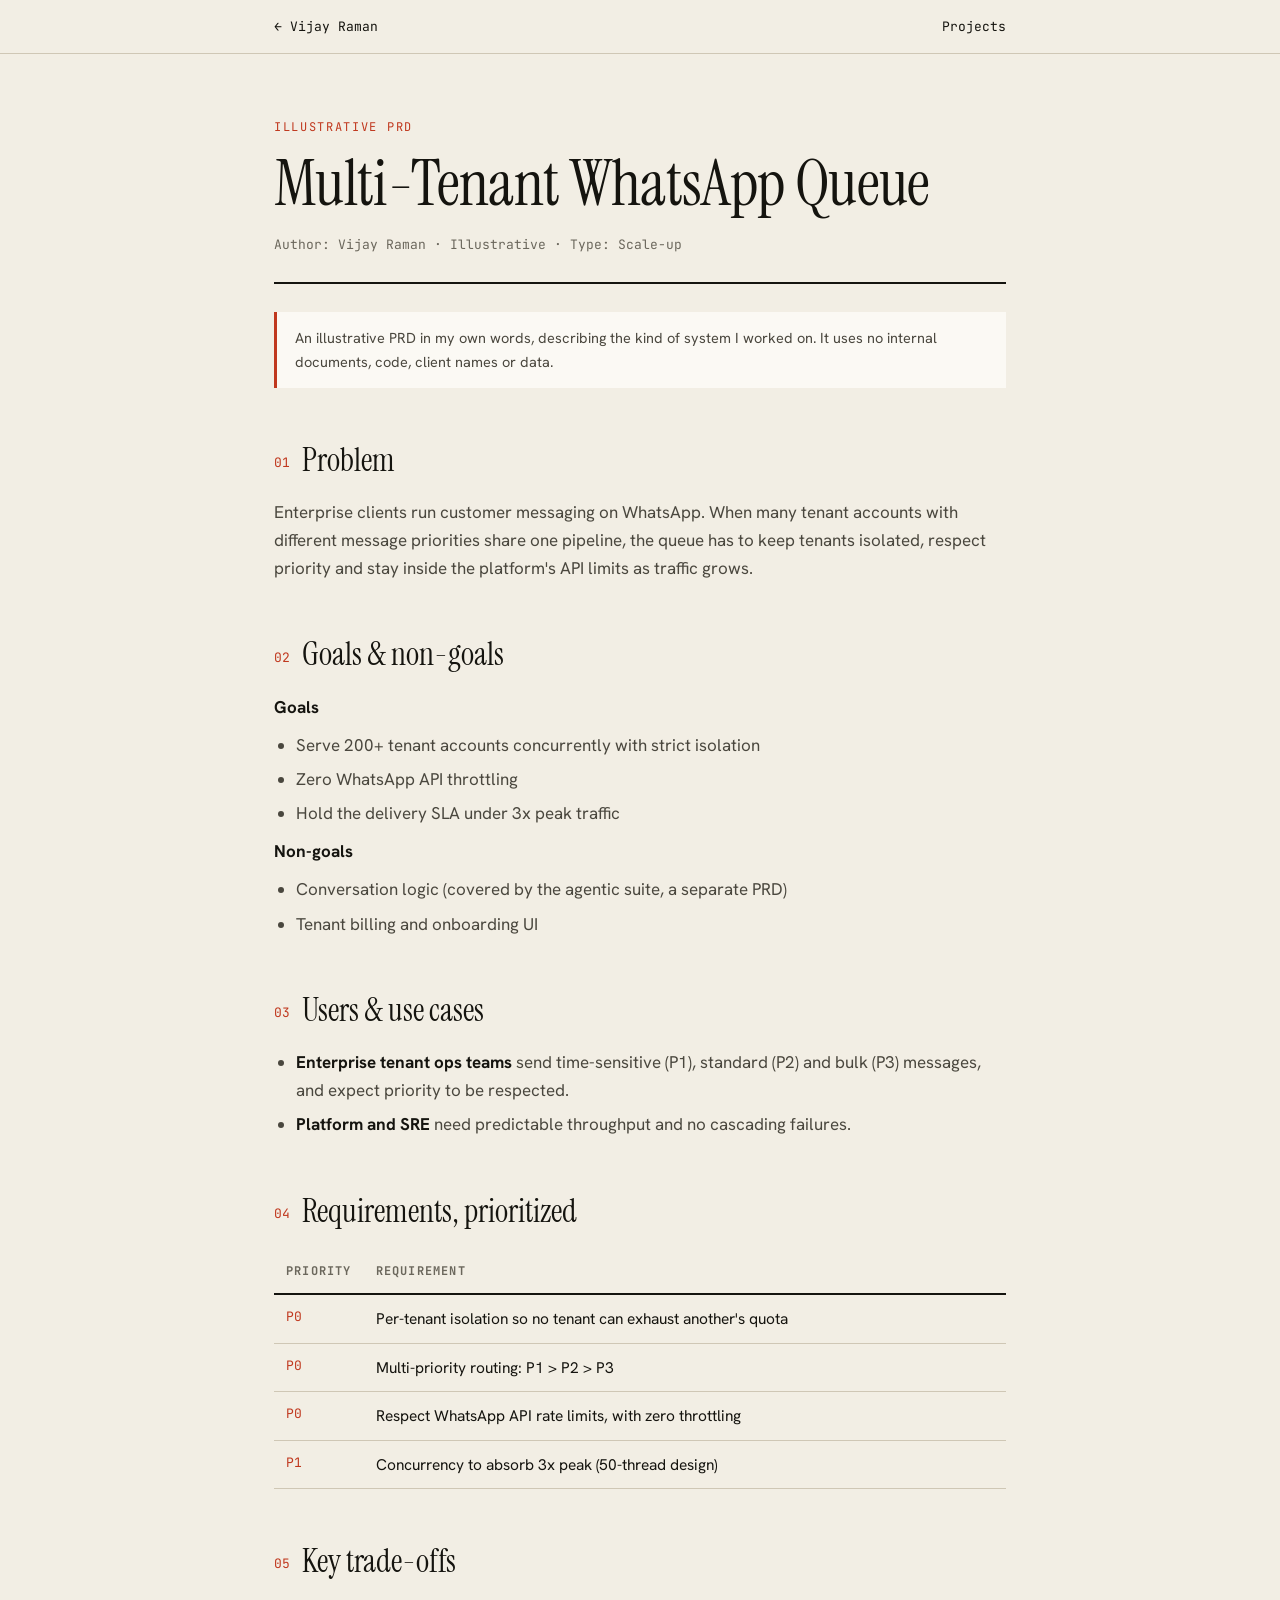
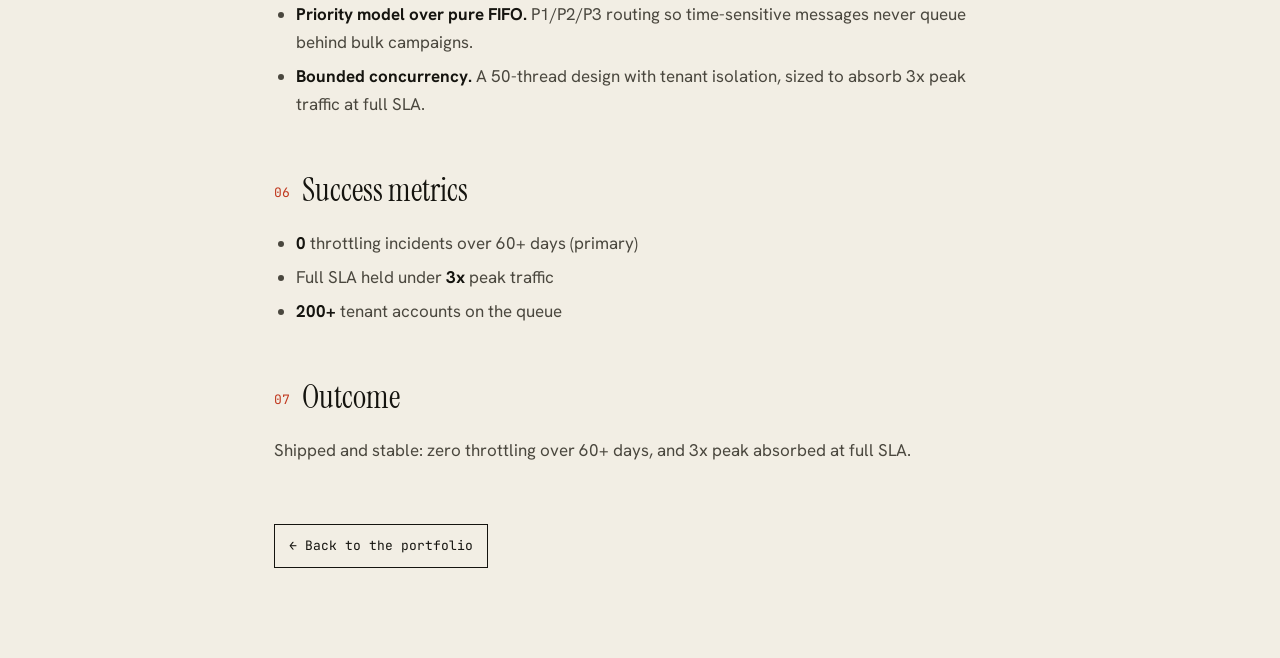
<file: writing/whatsapp-queue.html>
<!doctype html>
<html lang="en">
<head>
<meta charset="utf-8">
<meta name="viewport" content="width=device-width, initial-scale=1">
<title>Illustrative PRD: Multi-Tenant WhatsApp Queue · Vijay Raman</title>
<meta name="description" content="An illustrative PRD by Vijay Raman: scaling a multi-tenant WhatsApp queue with tenant isolation, P1/P2/P3 routing and bounded concurrency.">
<meta name="color-scheme" content="light dark">
<link rel="canonical" href="https://vijayraman1998.github.io/writing/whatsapp-queue.html">
<meta property="og:title" content="Illustrative PRD: Multi-Tenant WhatsApp Queue · Vijay Raman">
<meta property="og:description" content="An illustrative PRD by Vijay Raman: scaling a multi-tenant WhatsApp queue with tenant isolation, P1/P2/P3 routing and bounded concurrency.">
<meta property="og:type" content="article">
<meta property="og:url" content="https://vijayraman1998.github.io/writing/whatsapp-queue.html">
<meta property="og:image" content="https://vijayraman1998.github.io/og.png">
<meta property="og:image:width" content="1200">
<meta property="og:image:height" content="630">
<meta name="twitter:card" content="summary_large_image">
<meta name="twitter:image" content="https://vijayraman1998.github.io/og.png">
<link rel="icon" href="data:image/svg+xml,%3Csvg%20xmlns='http://www.w3.org/2000/svg'%20viewBox='0%200%2016%2016'%3E%3Ccircle%20cx='8'%20cy='8'%20r='6'%20fill='%23E2462B'/%3E%3C/svg%3E">
<link rel="preconnect" href="https://fonts.googleapis.com">
<link rel="preconnect" href="https://fonts.gstatic.com" crossorigin>
<link rel="preload" as="style" href="https://fonts.googleapis.com/css2?family=Instrument+Serif&family=Hanken+Grotesk:wght@400;600&family=JetBrains+Mono:wght@400;600&display=swap">
<link href="https://fonts.googleapis.com/css2?family=Instrument+Serif&family=Hanken+Grotesk:wght@400;600&family=JetBrains+Mono:wght@400;600&display=swap" rel="stylesheet" media="print" onload="this.media='all'">
<noscript><link href="https://fonts.googleapis.com/css2?family=Instrument+Serif&family=Hanken+Grotesk:wght@400;600&family=JetBrains+Mono:wght@400;600&display=swap" rel="stylesheet"></noscript>
<link rel="stylesheet" href="doc.css">
</head>
<body>
<div class="top"><div class="in"><a href="../">← Vijay Raman</a><a href="../#work">Projects</a></div></div>
<article>
  <div class="kind">Illustrative PRD</div>
  <h1>Multi-Tenant WhatsApp Queue</h1>
  <div class="meta">Author: Vijay Raman · Illustrative · Type: Scale-up</div>
  <p class="note">An illustrative PRD in my own words, describing the kind of system I worked on. It uses no internal documents, code, client names or data.</p>

  <h2><span>01</span>Problem</h2>
  <p>Enterprise clients run customer messaging on WhatsApp. When many tenant accounts with different message priorities share one pipeline, the queue has to keep tenants isolated, respect priority and stay inside the platform's API limits as traffic grows.</p>

  <h2><span>02</span>Goals &amp; non-goals</h2>
  <p><strong>Goals</strong></p>
  <ul>
    <li>Serve 200+ tenant accounts concurrently with strict isolation</li>
    <li>Zero WhatsApp API throttling</li>
    <li>Hold the delivery SLA under 3x peak traffic</li>
  </ul>
  <p><strong>Non-goals</strong></p>
  <ul>
    <li>Conversation logic (covered by the agentic suite, a separate PRD)</li>
    <li>Tenant billing and onboarding UI</li>
  </ul>

  <h2><span>03</span>Users &amp; use cases</h2>
  <ul>
    <li><strong>Enterprise tenant ops teams</strong> send time-sensitive (P1), standard (P2) and bulk (P3) messages, and expect priority to be respected.</li>
    <li><strong>Platform and SRE</strong> need predictable throughput and no cascading failures.</li>
  </ul>

  <h2><span>04</span>Requirements, prioritized</h2>
  <table>
    <thead><tr><th>Priority</th><th>Requirement</th></tr></thead>
    <tbody>
      <tr><td>P0</td><td>Per-tenant isolation so no tenant can exhaust another's quota</td></tr>
      <tr><td>P0</td><td>Multi-priority routing: P1 &gt; P2 &gt; P3</td></tr>
      <tr><td>P0</td><td>Respect WhatsApp API rate limits, with zero throttling</td></tr>
      <tr><td>P1</td><td>Concurrency to absorb 3x peak (50-thread design)</td></tr>
    </tbody>
  </table>

  <h2><span>05</span>Key trade-offs</h2>
  <ul>
    <li><strong>Priority model over pure FIFO.</strong> P1/P2/P3 routing so time-sensitive messages never queue behind bulk campaigns.</li>
    <li><strong>Bounded concurrency.</strong> A 50-thread design with tenant isolation, sized to absorb 3x peak traffic at full SLA.</li>
  </ul>

  <h2><span>06</span>Success metrics</h2>
  <ul>
    <li><strong>0</strong> throttling incidents over 60+ days (primary)</li>
    <li>Full SLA held under <strong>3x</strong> peak traffic</li>
    <li><strong>200+</strong> tenant accounts on the queue</li>
  </ul>

  <h2><span>07</span>Outcome</h2>
  <p>Shipped and stable: zero throttling over 60+ days, and 3x peak absorbed at full SLA.</p>

  <a class="back" href="../#work">← Back to the portfolio</a>
</article>
</body>
</html>
</file>
<file: writing/doc.css>
:root{
  --paper:#F2EEE4; --ink:#15140F; --ink-2:#4A473E; --ink-3:#6B675C;
  --rule:#CFC7B5; --signal:#C0381E; --signal-soft:#F6D9CF; --card:#FBF9F4;
  --serif:"Instrument Serif", Georgia, serif;
  --sans:"Hanken Grotesk", system-ui, sans-serif;
  --mono:"JetBrains Mono", ui-monospace, monospace;
}
@media (prefers-color-scheme: dark){
  :root{ --paper:#12110E; --ink:#EEE9DD; --ink-2:#BDB7A8; --ink-3:#8A8577; --rule:#34312A; --signal:#FF6A4D; --signal-soft:#3A1E17; --card:#191814; }
}
*{box-sizing:border-box;margin:0;padding:0}
body{background:var(--paper);color:var(--ink);font-family:var(--sans);font-size:17px;line-height:1.65;-webkit-font-smoothing:antialiased}
a{color:inherit}
a:focus-visible{outline:2px solid var(--signal);outline-offset:3px}
h1,h2{text-wrap:balance}
.top{border-bottom:1px solid var(--rule)}
.top .in{max-width:780px;margin:0 auto;padding:16px 24px;display:flex;justify-content:space-between;font-family:var(--mono);font-size:13px}
.top a{text-decoration:none}.top a:hover{color:var(--signal)}
article{max-width:780px;margin:0 auto;padding:64px 24px 90px}
.kind{font-family:var(--mono);font-size:12px;letter-spacing:.14em;text-transform:uppercase;color:var(--signal)}
h1{font-family:var(--serif);font-weight:400;font-size:clamp(40px,7vw,64px);line-height:1;margin:14px 0 18px;letter-spacing:-.01em}
.meta{font-family:var(--mono);font-size:13px;color:var(--ink-3);padding-bottom:26px;border-bottom:2px solid var(--ink)}
.note{background:var(--card);border-left:3px solid var(--signal);padding:14px 18px;font-size:14.5px;color:var(--ink-2);margin:28px 0 8px}
h2{font-family:var(--serif);font-weight:400;font-size:32px;margin:46px 0 12px}
h2 span{font-family:var(--mono);font-size:13px;color:var(--signal);margin-right:12px;vertical-align:middle}
p{margin:10px 0;color:var(--ink-2)}
ul{margin:10px 0 10px 22px;color:var(--ink-2)}
li{margin:6px 0}
strong{color:var(--ink)}
table{width:100%;border-collapse:collapse;margin:14px 0;font-size:15.5px}
th,td{text-align:left;padding:11px 12px;border-bottom:1px solid var(--rule);vertical-align:top}
th{font-family:var(--mono);font-size:12px;letter-spacing:.1em;text-transform:uppercase;color:var(--ink-3);border-bottom:2px solid var(--ink)}
td:first-child{font-family:var(--mono);font-size:13px;color:var(--signal);white-space:nowrap;width:70px}
.back{display:inline-block;margin-top:50px;font-family:var(--mono);font-size:13px;text-decoration:none;border:1px solid var(--ink);padding:10px 14px}
.back:hover{border-color:var(--signal);color:var(--signal)}
@media (max-width:520px){article{padding:44px 16px 70px}.top .in{padding:14px 16px}}
</file>
